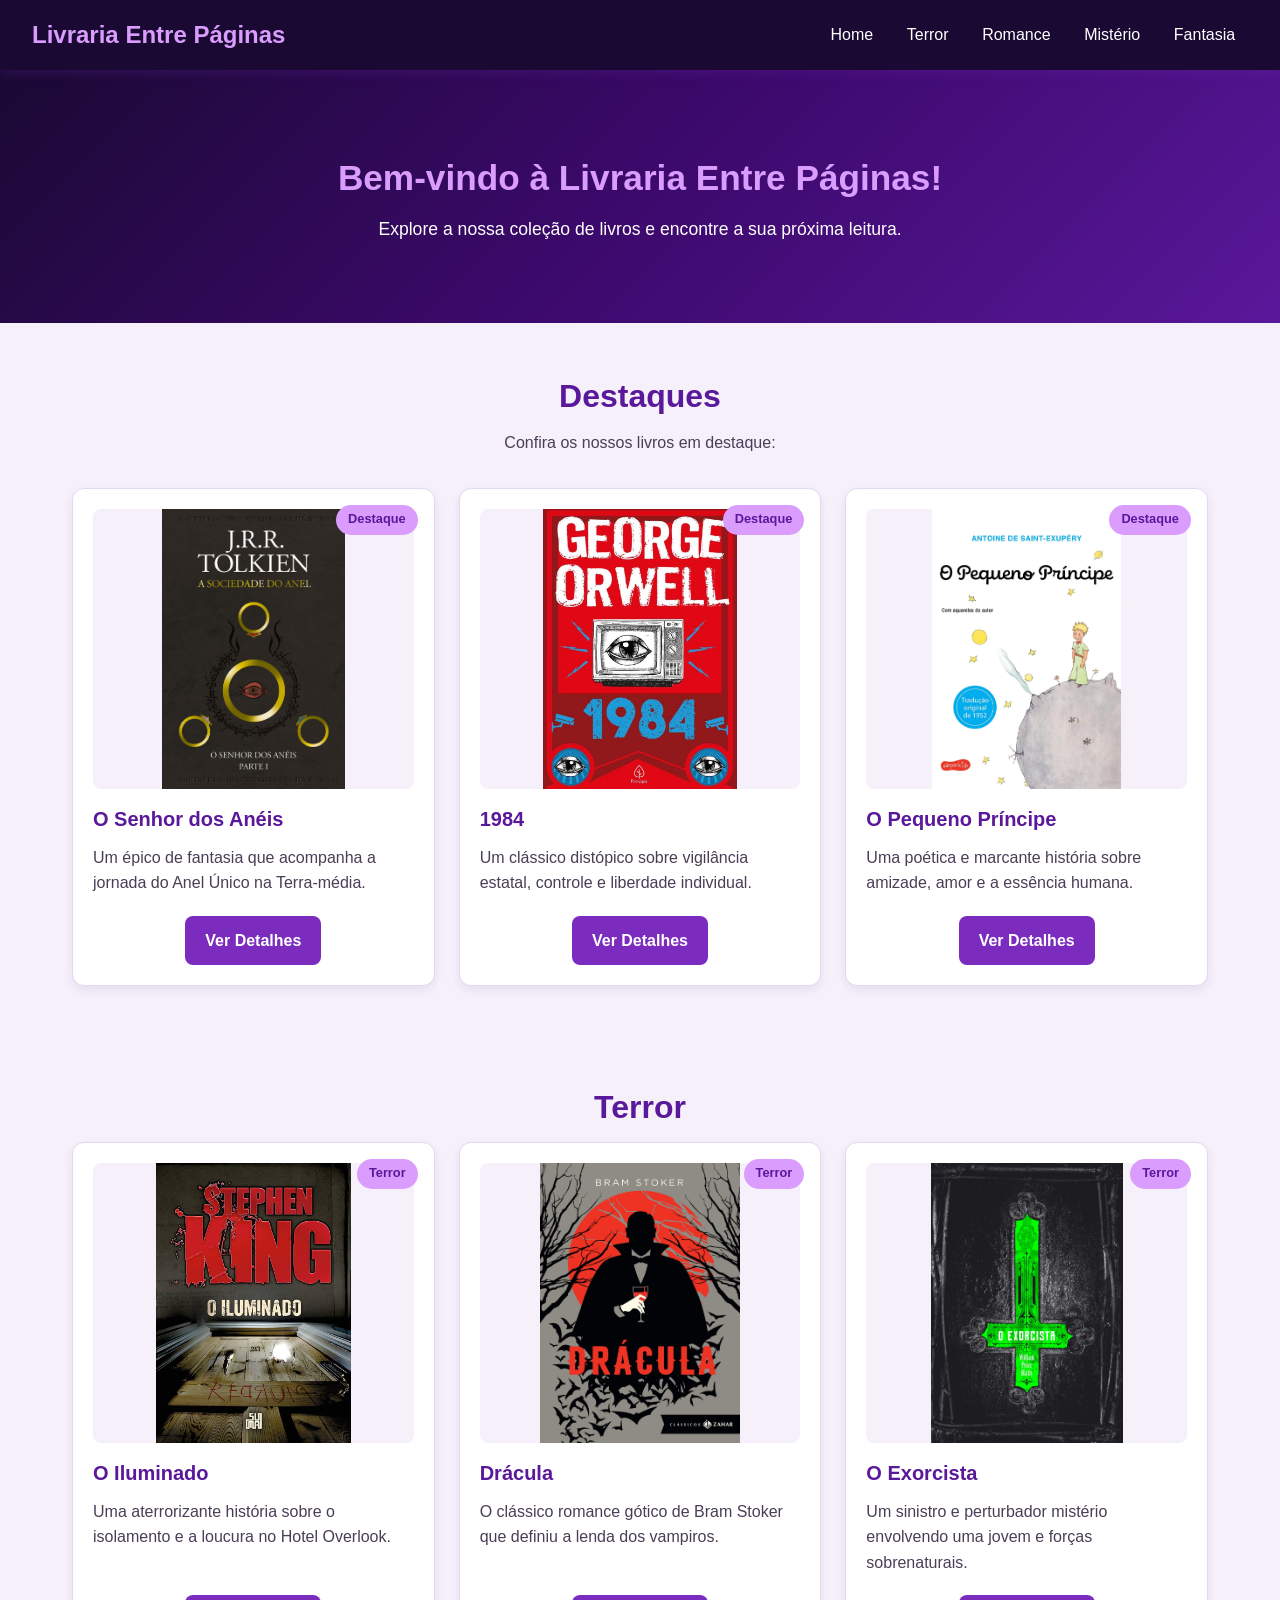
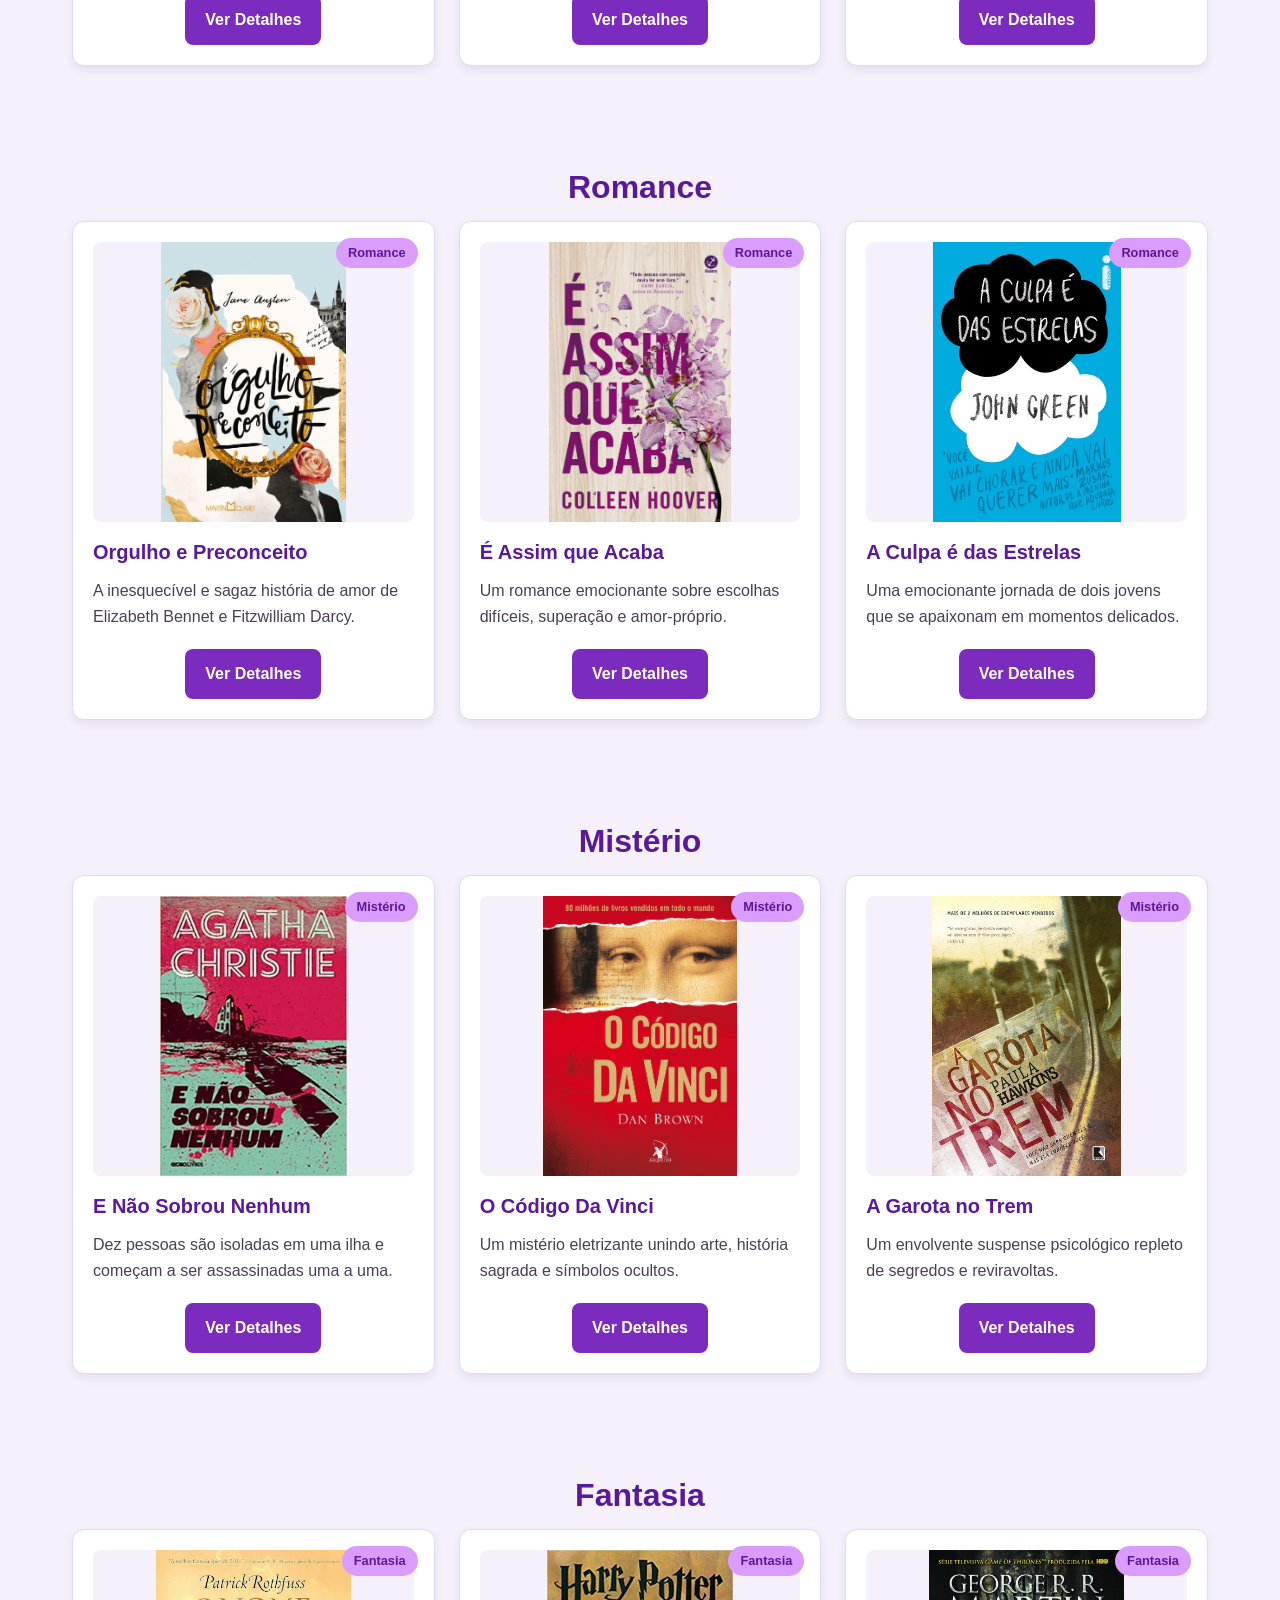
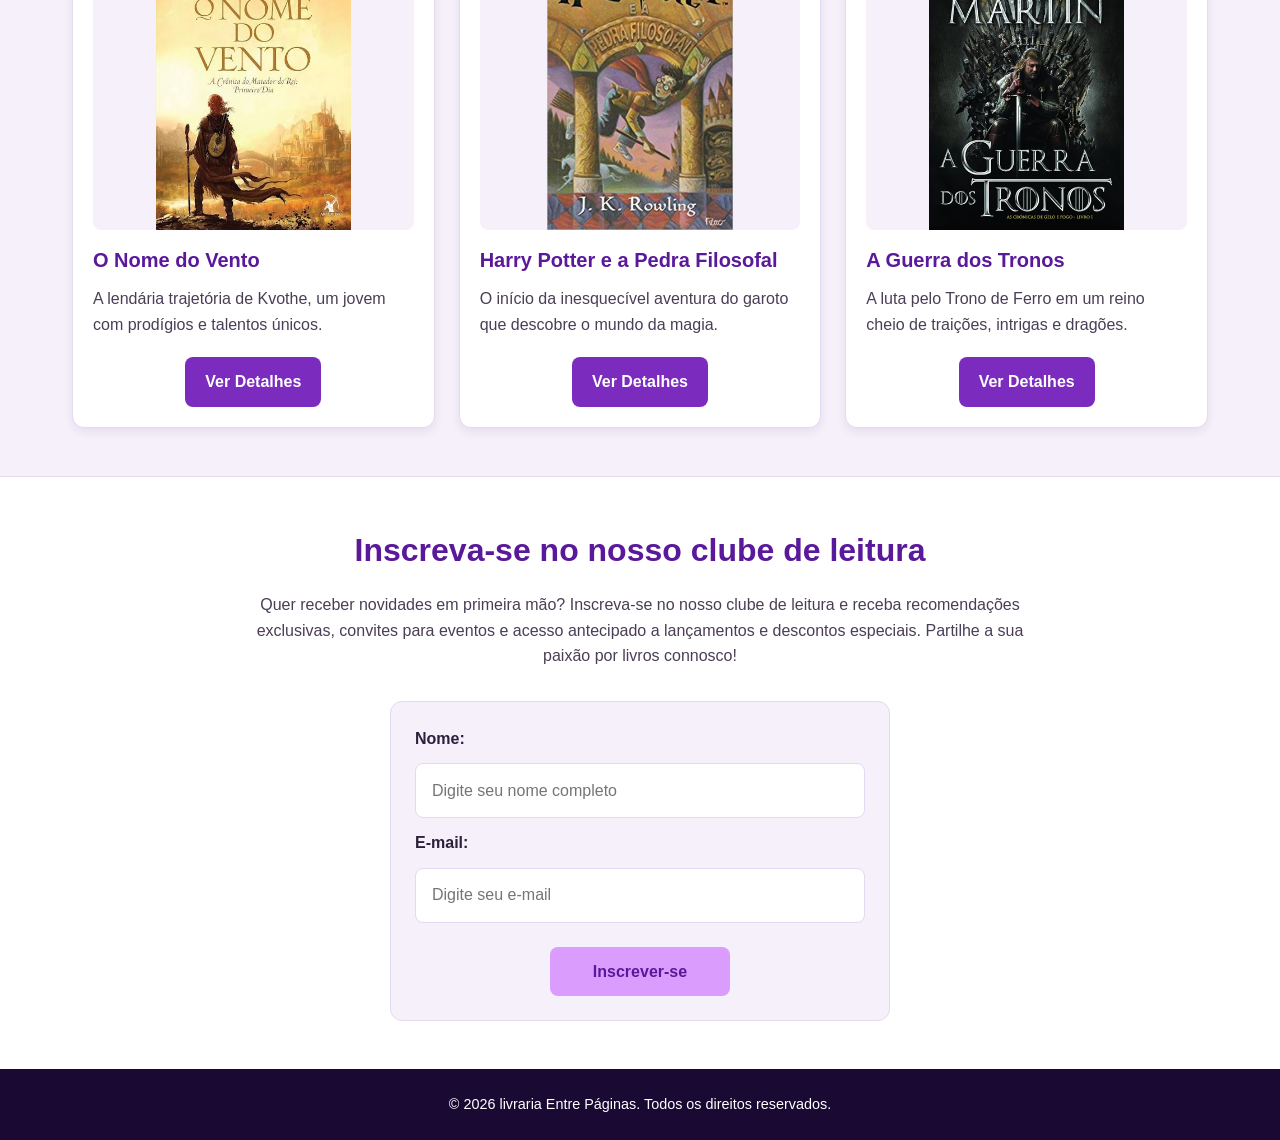
<file: index.html>
<!DOCTYPE html>
<html lang="pt">
<head>
    <meta charset="UTF-8">
    <meta name="viewport" content="width=device-width, initial-scale=1.0">
    <title>Livraria | Entre Páginas</title>
    <link rel="stylesheet" href="style.css">
</head>
<body>
    <header class="header">
        <h1 class="header__title">Livraria Entre Páginas</h1>
        <nav class="header__nav">
            <ul class="header__list">
                <li class="header__item"><a href="#Home">Home</a></li>
                <li class="header__item"><a href="#Terror">Terror</a></li>
                <li class="header__item"><a href="#Romance">Romance</a></li>
                <li class="header__item"><a href="#Mistério">Mistério</a></li>
                <li class="header__item"><a href="#Fantasia">Fantasia</a></li>
            </ul>
        </nav>
    </header>

   <main>
        <!-- Apresentação -->
        <section class="hero" id="Home">
            <h2 class="hero__title">Bem-vindo à Livraria Entre Páginas!</h2>
            <p class="hero__description">
                Explore a nossa coleção de livros e encontre a sua próxima leitura.
            </p>
        </section>

        <!-- Destaques -->
        <section class="section_cards" id="Destaques">
            <h2 class="section_cards__title">Destaques</h2>
            <p class="section_cards__description">
                Confira os nossos livros em destaque:
            </p>

            <article class="card">
                <span class="badge badge--primary">Destaque</span>
                <img class="card__image" src="img/senhor-dos-aneis.jpg" alt="Capa de O Senhor dos Anéis">
                <h3 class="card__subtitle">O Senhor dos Anéis</h3>
                <p class="card__description">
                    Um épico de fantasia que acompanha a jornada do Anel Único na Terra-média.
                </p>
                <a href="#" class="btn btn--primary">Ver Detalhes</a>
            </article>
        </div>

            <article class="card">
                <span class="badge badge--primary">Destaque</span>
                <img class="card__image" src="img/1984.jpg" alt="Capa de 1984">
                <h3 class="card__subtitle">1984</h3>
                <p class="card__description">
                    Um clássico distópico sobre vigilância estatal, controle e liberdade individual.
                </p>
                <a href="#" class="btn btn--primary">Ver Detalhes</a>
            </article>
        </div>

            <article class="card">
                <span class="badge badge--primary">Destaque</span>
                <img class="card__image" src="img/o-pequeno-principe.jpg" alt="Capa de O Pequeno Príncipe">
                <h3 class="card__subtitle">O Pequeno Príncipe</h3>
                <p class="card__description">
                    Uma poética e marcante história sobre amizade, amor e a essência humana.
                </p>
                <a href="#" class="btn btn--primary">Ver Detalhes</a>
            </article>
        </section>

        <!-- Terror -->
        <section class="section_cards" id="Terror">
            <h2 class="section_cards__title">Terror</h2>

            <article class="card">
                <span class="badge badge--primary">Terror</span>
                <img class="card__image" src="img/o-iluminado.jpg" alt="Capa de O Iluminado">
                <h3 class="card__subtitle">O Iluminado</h3>
                <p class="card__description">
                    Uma aterrorizante história sobre o isolamento e a loucura no Hotel Overlook.
                </p>
                <a href="#" class="btn btn--primary">Ver Detalhes</a>
            </article>

            <article class="card">
                <span class="badge badge--primary">Terror</span>
                <img class="card__image" src="img/dracula.jpg" alt="Capa de Drácula">
                <h3 class="card__subtitle">Drácula</h3>
                <p class="card__description">
                    O clássico romance gótico de Bram Stoker que definiu a lenda dos vampiros.
                </p>
                <a href="#" class="btn btn--primary">Ver Detalhes</a>
            </article>

            <article class="card">
                <span class="badge badge--primary">Terror</span>
                <img class="card__image" src="img/o-exorcista.jpg" alt="Capa de O Exorcista">
                <h3 class="card__subtitle">O Exorcista</h3>
                <p class="card__description">
                    Um sinistro e perturbador mistério envolvendo uma jovem e forças sobrenaturais.
                </p>
                <a href="#" class="btn btn--primary">Ver Detalhes</a>
            </article>
        </div>
        </section>

        <!-- Romance -->
        <section class="section_cards" id="Romance">
            <h2 class="section_cards__title">Romance</h2>

            <article class="card">
                <span class="badge badge--primary">Romance</span>
                <img class="card__image" src="img/orgulho-e-preconceito.jpg" alt="Capa de Orgulho e Preconceito">
                <h3 class="card__subtitle">Orgulho e Preconceito</h3>
                <p class="card__description">
                    A inesquecível e sagaz história de amor de Elizabeth Bennet e Fitzwilliam Darcy.
                </p>
                <a href="#" class="btn btn--primary">Ver Detalhes</a>
            </article>

            <article class="card">
                <span class="badge badge--primary">Romance</span>
                <img class="card__image" src="img/e-assim-que-termina.jpg" alt="Capa de É Assim que Termina">
                <h3 class="card__subtitle">É Assim que Acaba </h3>
                <p class="card__description">
                    Um romance emocionante sobre escolhas difíceis, superação e amor-próprio.
                </p>
                <a href="#" class="btn btn--primary">Ver Detalhes</a>
            </article>

            <article class="card">
                <span class="badge badge--primary">Romance</span>
                <img class="card__image" src="img/a-culpa-e-das-estrelas.jpg" alt="Capa de A Culpa é das Estrelas">
                <h3 class="card__subtitle">A Culpa é das Estrelas</h3>
                <p class="card__description">
                    Uma emocionante jornada de dois jovens que se apaixonam em momentos delicados.
                </p>
                <a href="#" class="btn btn--primary">Ver Detalhes</a>
            </article>
        </section>

        <!-- Mistério -->
        <section class="section_cards" id="Mistério">
            <h2 class="section_cards__title">Mistério</h2>

            <article class="card">
                <span class="badge badge--primary">Mistério</span>
                <img class="card__image" src="img/e-nao-sobrou-nenhum.jpg" alt="Capa de E Não Sobrou Nenhum">
                <h3 class="card__subtitle">E Não Sobrou Nenhum</h3>
                <p class="card__description">
                    Dez pessoas são isoladas em uma ilha e começam a ser assassinadas uma a uma.
                </p>
                <a href="#" class="btn btn--primary">Ver Detalhes</a>
            </article>

            <article class="card">
                <span class="badge badge--primary">Mistério</span>
                <img class="card__image" src="img/o-codigo-da-vinci.jpg" alt="Capa de O Código Da Vinci">
                <h3 class="card__subtitle">O Código Da Vinci</h3>
                <p class="card__description">
                    Um mistério eletrizante unindo arte, história sagrada e símbolos ocultos.
                </p>
                <a href="#" class="btn btn--primary">Ver Detalhes</a>
            </article>

            <article class="card">
                <span class="badge badge--primary">Mistério</span>
                <img class="card__image" src="img/a-garota-no-trem.jpg" alt="Capa de A Garota no Trem">
                <h3 class="card__subtitle">A Garota no Trem</h3>
                <p class="card__description">
                    Um envolvente suspense psicológico repleto de segredos e reviravoltas.
                </p>
                <a href="#" class="btn btn--primary">Ver Detalhes</a>
            </article>
        </section>

        <!-- Fantasia -->
        <section class="section_cards" id="Fantasia">
            <h2 class="section_cards__title">Fantasia</h2>

            <article class="card">
                <span class="badge badge--primary">Fantasia</span>
                <img class="card__image" src="img/o-nome-do-vento.jfif" alt="Capa de O Nome do Vento">
                <h3 class="card__subtitle">O Nome do Vento</h3>
                <p class="card__description">
                    A lendária trajetória de Kvothe, um jovem com prodígios e talentos únicos.
                </p>
                <a href="#" class="btn btn--primary">Ver Detalhes</a>
            </article>

            <article class="card">
                <span class="badge badge--primary">Fantasia</span>
                <img class="card__image" src="img/harry-potter.jpg" alt="Capa de Harry Potter e a Pedra Filosofal">
                <h3 class="card__subtitle">Harry Potter e a Pedra Filosofal</h3>
                <p class="card__description">
                    O início da inesquecível aventura do garoto que descobre o mundo da magia.
                </p>
                <a href="#" class="btn btn--primary">Ver Detalhes</a>
            </article>

            <article class="card">
                <span class="badge badge--primary">Fantasia</span>
                <img class="card__image" src="img/a-guerra-dos-tronos.jpg" alt="Capa de A Guerra dos Tronos">
                <h3 class="card__subtitle">A Guerra dos Tronos</h3>
                <p class="card__description">
                    A luta pelo Trono de Ferro em um reino cheio de traições, intrigas e dragões.
                </p>
                <a href="#" class="btn btn--primary">Ver Detalhes</a>
            </article>
        </section>

        <!-- Formulário de contato -->
        <section class="Formulario" id="Contato">
            <h2 class="Formulario__title">Inscreva-se no nosso clube de leitura</h2>

            <p class="Formulario__description">
                Quer receber novidades em primeira mão? Inscreva-se no nosso
                clube de leitura e receba recomendações exclusivas, convites
                para eventos e acesso antecipado a lançamentos e descontos
                especiais. Partilhe a sua paixão por livros connosco!
            </p>

            <form class="formulario__form">
                <label for="nome" class="formulario__label">Nome:</label>
                <input
                    type="text"
                    id="nome"
                    name="nome"
                    class="formulario__input__text"
                    placeholder="Digite seu nome completo"
                    autocomplete="name"
                    required
                >

                <label for="email" class="formulario__label">E-mail:</label>
                <input
                    type="email"
                    id="email"
                    name="email"
                    class="formulario__input__text"
                    placeholder="Digite seu e-mail"
                    autocomplete="email"
                    required
                >

                <button type="submit" class="btn btn--secondary">
                    Inscrever-se
                </button>
            </form>
        </section>
    </main>

    <footer>
        <p>&copy; 2026 livraria Entre Páginas. Todos os direitos reservados.</p>
    </footer>
</body>
</html>
</file>
<file: style.css>
:root {
    --cor-primaria: #7b2cbf;
    --cor-primaria-escura: #5a189a;
    --cor-secundaria: #da9dfd;
    --cor-destaque: #c77dff;


    --cor-fundo: #f5f0fa;
    --cor-superficie: #ffffff;
    --cor-cabecalho: #1a0933;
    --cor-hero: #3c096c;

    --cor-texto: #2b213a;
    --cor-texto-secundario: #4a3e56;
    --cor-texto-claro: #ffffff;
    --cor-borda: #e2d9f3;

    --sombra-card: 0 4px 10px rgba(60, 9, 108, 0.08);
    --sombra-hover: 0 10px 20px rgba(123, 44, 191, 0.2);

    --largura-maxima: 1200px;
    --largura-formulario: 800px;

    --raio-borda: 8px;
    --raio-borda-grande: 12px;

    --espacamento-pequeno: 0.5rem;
    --espacamento-medio: 1rem;
    --espacamento-grande: 2rem;
    --espacamento-secao: 3rem;

    --transicao-padrao: 0.3s ease;
}

* {
    margin: 0;
    padding: 0;
    box-sizing: border-box;
}

body {
    font-family: 'Segoe UI', Tahoma, Geneva, Verdana, sans-serif;
    line-height: 1.6;
    color: var(--cor-texto);
    background-color: var(--cor-fundo);
}

.header {
    background-color: var(--cor-cabecalho);
    color: var(--cor-texto-claro);
    padding: 1rem 2rem;
    display: flex;
    justify-content: space-between;
    align-items: center;
    gap: 1.5rem;
    flex-wrap: wrap;
    position: sticky;
    top: 0;
    z-index: 1000;
    box-shadow: 0 2px 12px rgba(123, 44, 191, 0.25);
}

.header__title {
    font-size: 1.5rem;
    font-weight: bold;
    color: var(--cor-secundaria);
}

.header__list {
    list-style: none;
    display: flex;
    gap: 0.5rem;
    align-items: center;
    justify-content: flex-end;
}

.header__item a {
    color: var(--cor-texto-claro);
    text-decoration: none;
    font-weight: 500;
    padding: 0.4rem 0.8rem;
    border-radius: 6px;
    display: inline-block;
    transition: color var(--transicao-padrao), background-color var(--transicao-padrao), transform var(--transicao-padrao), box-shadow var(--transicao-padrao);
}

.header__item a:hover {
    color: var(--cor-secundaria);
    background-color: rgba(199, 125, 255, 0.15);
    transform: translateY(-2px);
    box-shadow: 0 0 10px rgba(199, 125, 255, 0.3);
}

.hero {
    background: linear-gradient(135deg, var(--cor-cabecalho) 0%, var(--cor-hero) 50%, var(--cor-primaria-escura) 100%);
    color: var(--cor-texto-claro);
    padding: 5rem 2rem;
    text-align: center;
}

.hero__title {
    font-size: 2.2rem;
    margin-bottom: var(--espacamento-pequeno);
    color: var(--cor-secundaria);
}

.hero__description {
    font-size: 1.1rem;
    color: var(--cor-texto-claro);
    margin: 0 auto;
    max-width: 700px;
}

.section_cards {
    display: grid;
    grid-template-columns: repeat(3, minmax(0, 1fr));
    gap: 1.5rem;
    max-width: var(--largura-maxima);
    margin: 0 auto;
    padding: var(--espacamento-secao) 2rem;
    scroll-margin-top: 1rem;
}

.section_cards__title {
    grid-column: 1 / -1;
    color: var(--cor-primaria-escura);
    font-size: 2rem;
    text-align: center;
    margin-bottom: -1rem;
}

.section_cards__description {
    grid-column: 1 / -1;
    color: var(--cor-texto-secundario);
    text-align: center;
    margin-bottom: 0.5rem;
}


.card {
    position: relative;
    display: flex;
    flex-direction: column;
    min-width: 0;
    padding: 1.25rem;
    background-color: var(--cor-superficie);
    border: 1px solid var(--cor-borda);
    border-radius: var(--raio-borda-grande);
    box-shadow: var(--sombra-card);
    transition: transform var(--transicao-padrao), box-shadow var(--transicao-padrao);
}

.card:hover {
    transform: translateY(-5px);
    box-shadow: var(--sombra-hover);
}

.card__image {
    width: 100%;
    height: 280px;
    object-fit: contain;
    background-color: var(--cor-fundo);
    border-radius: var(--raio-borda);
    margin-bottom: 1rem;
}

.card__subtitle {
    color: var(--cor-primaria-escura);
    font-size: 1.25rem;
    line-height: 1.4;
    margin-bottom: 0.75rem;
}

.card__description {
    color: var(--cor-texto-secundario);
    margin-bottom: 1.25rem;
    flex-grow: 1;
}


.badge {
    display: inline-block;
    position: absolute;
    right: 1rem;
    top: 1rem;
    padding: 0.3rem 0.75rem;
    margin-bottom: 0.75rem;
    border-radius: 999px;
    font-size: 0.8rem;
    font-weight: bold;
}

.badge--primary {
    background-color: var(--cor-secundaria);
    color: var(--cor-primaria-escura);
}

.btn {
    display: inline-block;
    text-decoration: none;
    align-self: center;
    padding: 0.75rem 1.25rem;
    border: none;
    border-radius: var(--raio-borda);
    font: inherit;
    font-weight: bold;
    text-align: center;
    cursor: pointer;
    transition: background-color var(--transicao-padrao), color var(--transicao-padrao), transform var(--transicao-padrao);
}

.btn:hover {
    transform: translateY(-2px);
}

.btn--primary {
    background-color: var(--cor-primaria);
    color: var(--cor-texto-claro);
}

.btn--primary:hover {
    background-color: var(--cor-primaria-escura);
}

.btn--secondary {
    background-color: var(--cor-secundaria);
    color: var(--cor-primaria-escura);
}

.btn--secondary:hover {
    background-color: var(--cor-destaque);
}

.Formulario {
    padding: var(--espacamento-secao) 2rem;
    background-color: var(--cor-superficie);
    border-top: 1px solid var(--cor-borda);
    scroll-margin-top: 1rem;
}

.Formulario__title {
    max-width: var(--largura-formulario);
    margin: 0 auto 1rem;
    color: var(--cor-primaria-escura);
    font-size: 2rem;
    text-align: center;
}

.Formulario__description {
    max-width: var(--largura-formulario);
    margin: 0 auto 2rem;
    color: var(--cor-texto-secundario);
    text-align: center;
}

.formulario__form {
    display: flex;
    flex-direction: column;
    gap: 0.75rem;
    max-width: 500px;
    margin: 0 auto;
    padding: 1.5rem;
    background-color: var(--cor-fundo);
    border: 1px solid var(--cor-borda);
    border-radius: var(--raio-borda-grande);
}

.formulario__label {
    color: var(--cor-texto);
    font-weight: bold;
}

.formulario__input__text {
    width: 100%;
    padding: 0.85rem 1rem;
    border: 1px solid var(--cor-borda);
    border-radius: var(--raio-borda);
    background-color: var(--cor-superficie);
    color: var(--cor-texto);
    font: inherit;
    transition: border-color var(--transicao-padrao), box-shadow var(--transicao-padrao);
}

.formulario__form .btn {
    justify-self: center;
    align-self: center;
    width: 40%;
    margin-top: 0.75rem;
}

footer {
    padding: 1.5rem 2rem;
    background-color: var(--cor-cabecalho);
    color: var(--cor-texto-claro);
    text-align: center;
    font-size: 0.9rem;
}



@media (max-width: 900px) {
    .section_cards {
        grid-template-columns: repeat(2, minmax(0, 1fr));
        padding: 2.5rem 1.5rem;
    }

    .card__image {
        height: 250px;
    }

    .hero {
        padding: 4rem 1.5rem;
    }
}


@media (max-width: 600px) {
    .header {
        padding: 1.25rem 1rem;
    }

    .header__title {
        font-size: 1.6rem;
    }

    .header__list {
        gap: 0.25rem 0.75rem;
    }

    .header__item a {
        padding: 0.4rem 0.2rem;
        font-size: 0.9rem;
    }

    .hero {
        padding: 3rem 1.25rem;
    }

    .hero__description {
        font-size: 1rem;
    }

    .section_cards {
        grid-template-columns: 1fr;
        gap: 1.25rem;
        padding: 2rem 1rem;
    }

    .section_cards__title {
        font-size: 1.7rem;
    }

    .card {
        padding: 1rem;
    }

    .card__image {
        height: 260px;
    }

    .Formulario {
        padding: 2rem 1rem;
    }

    .Formulario__title {
        font-size: 1.6rem;
    }

    .formulario__form {
        padding: 1rem;
    }

    .formulario__form .btn {
        width: 100%;
    }

    footer {
        padding: 1.25rem 1rem;
    }
}
</file>
